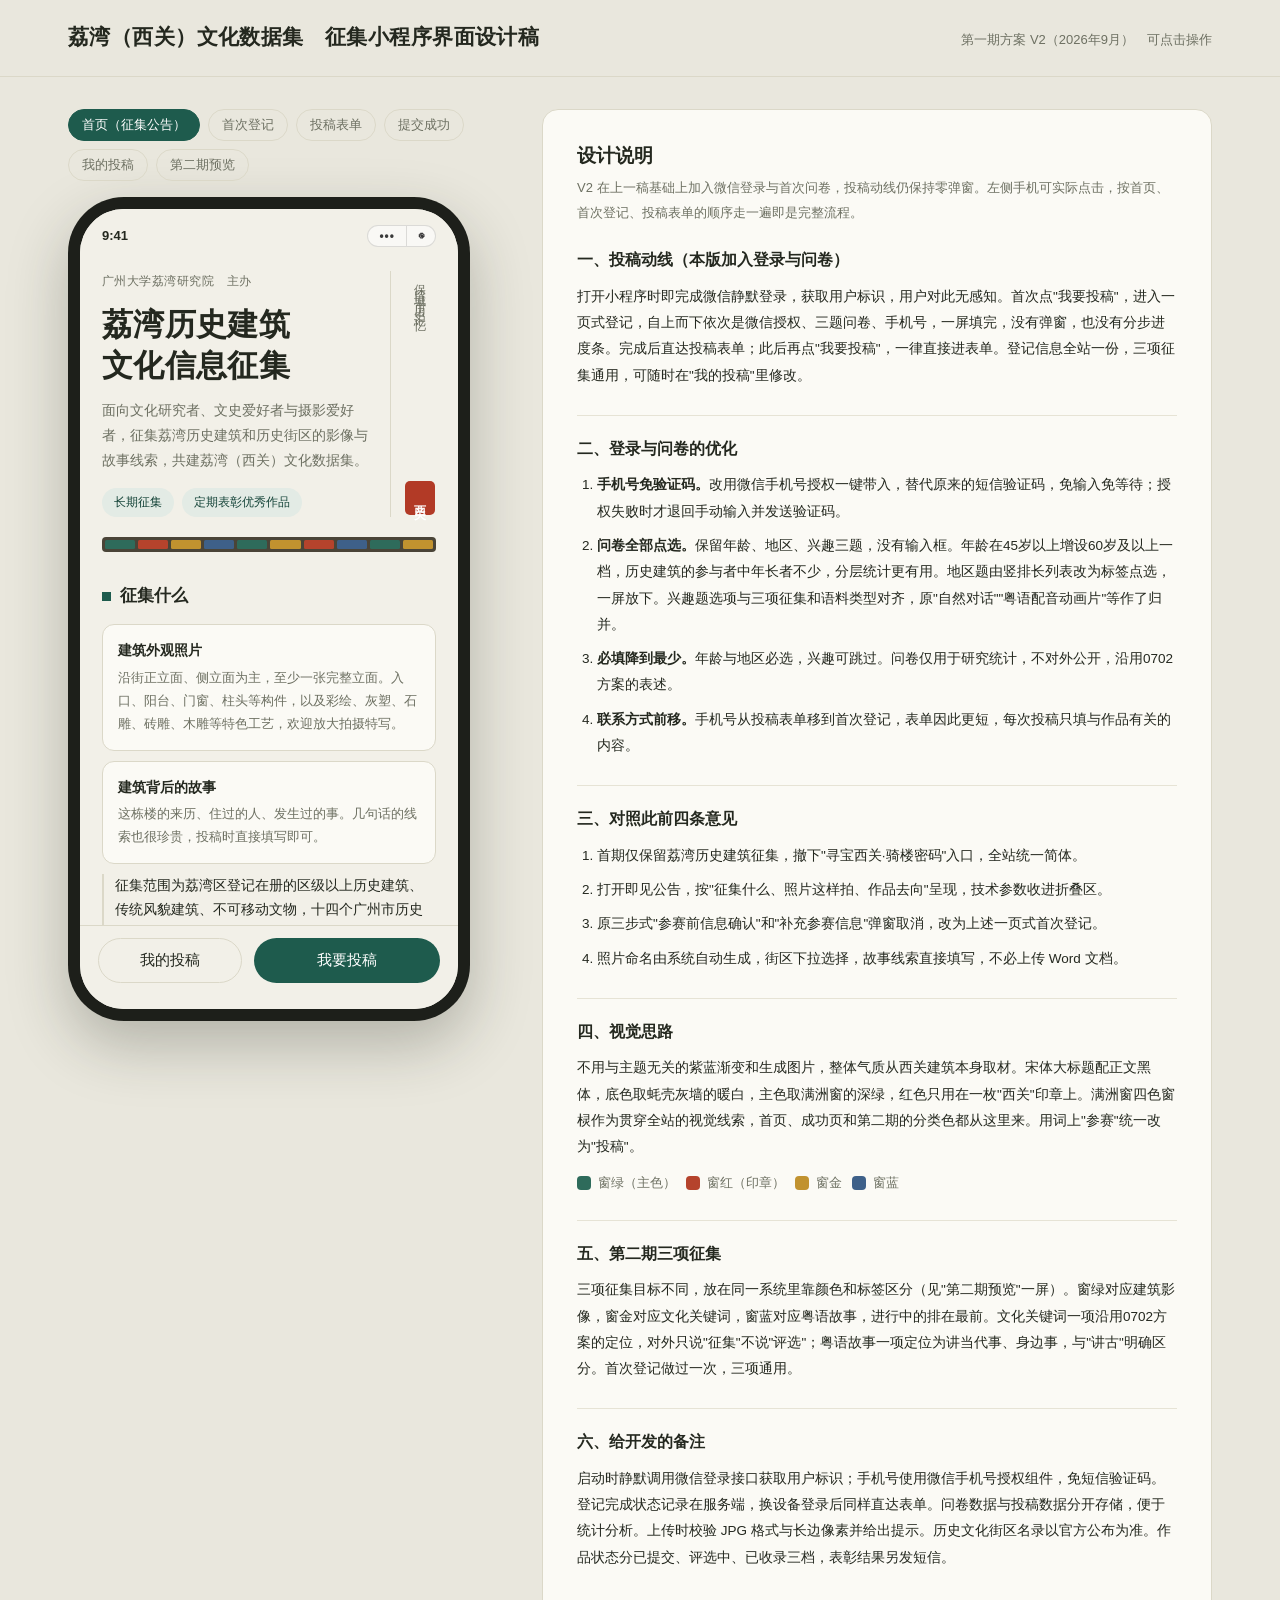
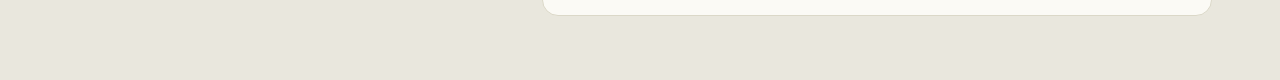
<file: prototype/protocol.html>
<!DOCTYPE html>
<html lang="zh-CN">
<head>
<meta charset="UTF-8">
<meta name="viewport" content="width=device-width, initial-scale=1">
<title>荔湾（西关）文化数据集 · 征集小程序界面设计稿 V2</title>
<style>
:root{
  --board:#E9E7DD;
  --paper:#F2F0E8;
  --card:#FBFAF5;
  --ink:#24281F;
  --ink2:#6D7062;
  --line:#DBD8C8;
  --line-soft:#E6E3D5;
  --green:#1E5B4D;
  --green-deep:#154439;
  --green-tint:#E3EBE5;
  --amber:#A97B1F;
  --amber-deep:#7C5A13;
  --amber-tint:#F2EAD6;
  --blue:#3A5A82;
  --blue-tint:#E2E8EF;
  --red:#B23A26;
  --wood:#4A4437;
  --serif:"Noto Serif SC","Source Han Serif SC","Songti SC","STSong","SimSun",serif;
  --sans:-apple-system,BlinkMacSystemFont,"PingFang SC","Hiragino Sans GB","Microsoft YaHei",sans-serif;
}
*{box-sizing:border-box;}
html,body{margin:0;padding:0;}
body{
  background:var(--board);
  color:var(--ink);
  font-family:var(--sans);
  font-size:15px;
  line-height:1.7;
}
:focus-visible{outline:2px solid var(--green);outline-offset:2px;border-radius:4px;}
button{font-family:inherit;cursor:pointer;}

/* ============ 外层版面 ============ */
.masthead{
  border-bottom:1px solid var(--line);
  background:var(--board);
}
.masthead .inner{
  max-width:1200px;margin:0 auto;padding:20px 28px;
  display:flex;align-items:baseline;justify-content:space-between;gap:16px;flex-wrap:wrap;
}
.masthead h1{
  font-family:var(--serif);font-size:21px;font-weight:700;margin:0;letter-spacing:.02em;
}
.masthead .ver{font-size:13px;color:var(--ink2);}
.stage{
  max-width:1200px;margin:0 auto;padding:32px 28px 64px;
  display:grid;grid-template-columns:430px 1fr;gap:44px;align-items:start;
}
.device-col{position:sticky;top:24px;}

/* 屏幕切换器 */
.proto-tabs{display:flex;flex-wrap:wrap;gap:8px;margin-bottom:16px;}
.proto-tabs button{
  border:1px solid var(--line);background:transparent;color:var(--ink2);
  font-size:13px;padding:6px 13px;border-radius:999px;transition:all .15s;
}
.proto-tabs button.on{background:var(--green);border-color:var(--green);color:#fff;}
.proto-tabs button:hover:not(.on){border-color:var(--ink2);color:var(--ink);}

/* ============ 手机框 ============ */
.device{
  width:402px;background:#1D1F1A;border-radius:56px;padding:12px;
  box-shadow:0 24px 60px rgba(40,42,32,.28);
}
.viewport{
  width:378px;height:800px;background:var(--paper);border-radius:44px;
  overflow:hidden;position:relative;
}
.screen{display:none;position:absolute;inset:0;flex-direction:column;background:var(--paper);}
.screen.active{display:flex;animation:fadeIn .22s ease;}
@keyframes fadeIn{from{opacity:.4}to{opacity:1}}

/* 状态栏与胶囊 */
.statusbar{
  flex:none;display:flex;align-items:center;justify-content:space-between;
  padding:16px 22px 6px;font-size:13px;font-weight:600;color:var(--ink);
}
.capsule{
  display:flex;align-items:center;gap:0;border:1px solid rgba(0,0,0,.12);
  background:rgba(255,255,255,.55);border-radius:999px;overflow:hidden;
}
.capsule span{padding:3px 11px;font-size:12px;color:#3a3a3a;line-height:1.2;}
.capsule span:first-child{border-right:1px solid rgba(0,0,0,.12);letter-spacing:1px;}

/* 顶部导航（二级页） */
.navbar{
  flex:none;display:flex;align-items:center;gap:10px;padding:8px 18px 10px;
}
.navbar .back{
  border:none;background:transparent;font-size:20px;line-height:1;color:var(--ink);
  padding:4px 8px 6px 0;
}
.navbar .nav-title{font-family:var(--serif);font-size:16px;font-weight:700;}
.navbar .nav-sub{font-size:11px;color:var(--ink2);margin-top:1px;}

.scroll{flex:1;overflow-y:auto;overscroll-behavior:contain;scrollbar-width:none;}
.scroll::-webkit-scrollbar{display:none;}

/* 底部操作条 */
.dock{
  flex:none;display:flex;gap:12px;padding:12px 18px calc(12px + 14px);
  border-top:1px solid var(--line);background:var(--paper);
}
.btn{
  border-radius:999px;font-size:15px;padding:12px 18px;border:1px solid transparent;
  transition:transform .1s, background .15s;
}
.btn:active{transform:scale(.98);}
.btn-primary{background:var(--green);color:#fff;flex:1.4;}
.btn-primary:hover{background:var(--green-deep);}
.btn-ghost{background:transparent;border-color:var(--line);color:var(--ink);flex:1;}
.btn-ghost:hover{border-color:var(--ink2);}
.btn-block{display:block;width:100%;}
.btn-text{border:none;background:transparent;color:var(--ink2);font-size:13px;text-decoration:underline;text-underline-offset:3px;}

/* 轻提示 */
.toast{
  position:absolute;left:50%;bottom:104px;transform:translateX(-50%);
  background:rgba(36,40,31,.92);color:#fff;font-size:12.5px;padding:9px 16px;
  border-radius:999px;white-space:nowrap;opacity:0;pointer-events:none;transition:opacity .25s;
  max-width:88%;z-index:60;
}
.toast.show{opacity:1;}

/* ============ 满洲窗元素 ============ */
.glass-strip{
  display:flex;gap:3px;background:var(--wood);padding:3px;border-radius:4px;height:15px;
}
.glass-strip i{flex:1;border-radius:1.5px;}
.p-g{background:#2E6B5B;}
.p-r{background:#B5432C;}
.p-a{background:#C1922F;}
.p-b{background:#3E6089;}

/* ============ 首页 ============ */
.hero{
  display:grid;grid-template-columns:1fr 46px;gap:14px;
  padding:18px 22px 20px;
}
.hero .host{font-size:12px;color:var(--ink2);letter-spacing:.04em;margin-bottom:14px;}
.hero h2{
  font-family:var(--serif);font-weight:900;font-size:31px;line-height:1.32;
  margin:0 0 12px;letter-spacing:.01em;
}
.hero .lead{font-size:13.5px;color:var(--ink2);line-height:1.85;margin:0 0 14px;}
.pills{display:flex;gap:8px;flex-wrap:wrap;}
.pill{
  font-size:12px;color:var(--green-deep);background:var(--green-tint);
  border-radius:999px;padding:4px 12px;
}
.hero-side{
  border-left:1px solid var(--line);
  display:flex;flex-direction:column;align-items:center;justify-content:space-between;
  padding:4px 0 2px 12px;
}
.v-slogan{
  writing-mode:vertical-rl;font-family:var(--serif);font-size:12px;color:var(--ink2);
  letter-spacing:.42em;line-height:1;
}
.seal{
  width:30px;height:34px;background:var(--red);border-radius:5px;
  display:flex;align-items:center;justify-content:center;margin-top:12px;
}
.seal span{
  writing-mode:vertical-rl;color:#fff;font-family:var(--serif);
  font-size:12px;font-weight:700;letter-spacing:.15em;
}
.hero-strip{margin:0 22px 6px;}

/* 内容区块 */
.sec{padding:24px 22px;}
.sec + .sec{border-top:1px solid var(--line-soft);}
.sec-h{display:flex;align-items:center;gap:9px;margin-bottom:14px;}
.sec-h i{width:9px;height:9px;background:var(--green);flex:none;}
.sec-h h3{font-family:var(--serif);font-size:17px;font-weight:700;margin:0;}
.sec p{margin:0 0 10px;font-size:13.5px;color:var(--ink);}

.want-item{
  background:var(--card);border:1px solid var(--line);border-radius:12px;
  padding:14px 15px;margin-bottom:10px;
}
.want-item b{font-size:14px;display:block;margin-bottom:4px;font-weight:600;}
.want-item span{font-size:13px;color:var(--ink2);line-height:1.75;display:block;}
.scope{
  font-size:12.5px;color:var(--ink2);line-height:1.8;margin-top:12px;
  padding-left:11px;border-left:2px solid var(--line);
}

.spec-grid{display:grid;grid-template-columns:1fr 1fr;gap:10px;}
.spec{
  background:var(--card);border:1px solid var(--line);border-radius:12px;padding:12px 13px;
}
.spec svg{width:19px;height:19px;stroke:var(--green);fill:none;stroke-width:1.6;margin-bottom:7px;}
.spec b{display:block;font-size:13.5px;font-weight:600;margin-bottom:2px;}
.spec span{font-size:12px;color:var(--ink2);line-height:1.6;display:block;}
.spec-note{font-size:12.5px;color:var(--ink2);margin-top:12px;line-height:1.8;}

.acc{margin-top:12px;border:1px solid var(--line);border-radius:12px;background:var(--card);overflow:hidden;}
.acc-head{
  width:100%;display:flex;justify-content:space-between;align-items:center;
  background:transparent;border:none;padding:12px 15px;font-size:13.5px;color:var(--ink);
}
.acc-head .arrow{transition:transform .2s;color:var(--ink2);font-size:12px;}
.acc.open .arrow{transform:rotate(180deg);}
.acc-body{display:none;padding:2px 15px 14px;border-top:1px solid var(--line-soft);}
.acc.open .acc-body{display:block;}
.acc-body p{font-size:12.5px;color:var(--ink2);line-height:1.85;margin:9px 0 0;}
.acc-body p b{color:var(--ink);font-weight:600;}

.use-list p{position:relative;padding-left:15px;font-size:13.5px;margin-bottom:9px;}
.use-list p::before{
  content:"";position:absolute;left:0;top:9px;width:6px;height:6px;background:var(--green);
}
.fine{font-size:11.5px;color:var(--ink2);line-height:1.75;margin-top:14px;}
.footer-org{
  padding:20px 22px 28px;border-top:1px solid var(--line-soft);
  font-size:11.5px;color:var(--ink2);line-height:2;
}

/* ============ 表单与登记页共用 ============ */
.form-body{padding:6px 20px 24px;}
.reg-lead{font-size:12.5px;color:var(--ink2);line-height:1.85;margin:4px 0 2px;}
.fgroup{padding:16px 0 6px;}
.fgroup + .fgroup{border-top:1px solid var(--line-soft);}
.fgroup > h4{
  font-family:var(--serif);font-size:15px;font-weight:700;margin:0 0 12px;
  display:flex;align-items:center;gap:8px;
}
.fgroup > h4 i{width:8px;height:8px;background:var(--green);flex:none;}
.fgroup > h4 em{font-style:normal;font-size:11.5px;color:var(--ink2);font-family:var(--sans);font-weight:400;}
.field{margin-bottom:14px;}
.field label{display:block;font-size:13px;margin-bottom:6px;color:var(--ink);}
.field label .req{color:var(--red);margin-left:2px;}
.field label .opt{color:var(--ink2);font-size:11.5px;margin-left:6px;}
.field input[type=text], .field input[type=tel], .field select, .field textarea{
  width:100%;border:1px solid var(--line);border-radius:10px;background:#fff;
  font-size:14px;padding:11px 13px;color:var(--ink);font-family:var(--sans);
}
.field input::placeholder, .field textarea::placeholder{color:#B4B2A4;}
.field input:focus, .field select:focus, .field textarea:focus{
  outline:none;border-color:var(--green);box-shadow:0 0 0 2px rgba(30,91,77,.12);
}
.field .help{font-size:11.5px;color:var(--ink2);margin-top:5px;line-height:1.6;}
.field textarea{min-height:96px;resize:none;line-height:1.7;}
.ta-count{text-align:right;font-size:11px;color:var(--ink2);margin-top:3px;}

.photo-row{display:grid;grid-template-columns:repeat(3,1fr);gap:10px;margin-bottom:10px;}
.ptile{
  aspect-ratio:1/1;border:1.5px dashed var(--line);border-radius:12px;background:var(--card);
  display:flex;flex-direction:column;align-items:center;justify-content:center;gap:6px;
  font-size:11.5px;color:var(--ink2);padding:6px;text-align:center;position:relative;
}
.ptile .plus{font-size:22px;line-height:1;color:var(--ink2);font-weight:300;}
.ptile.must{border-color:var(--green);color:var(--green-deep);}
.ptile.must .plus{color:var(--green);}
.ptile.filled{
  border-style:solid;border-color:var(--line);
  background:repeating-linear-gradient(45deg,#E4E2D6 0 8px,#DCDACB 8px 16px);
  color:var(--ink);
}
.ptile.filled::after{
  content:"✓";position:absolute;top:6px;right:6px;width:18px;height:18px;
  background:var(--green);color:#fff;border-radius:50%;font-size:11px;
  display:flex;align-items:center;justify-content:center;
}
.chips{display:flex;flex-wrap:wrap;gap:8px;}
.chip{
  border:1px solid var(--line);background:#fff;border-radius:999px;
  padding:5px 13px;font-size:12.5px;color:var(--ink);transition:all .12s;
}
.chip.on{background:var(--green);border-color:var(--green);color:#fff;}
.phone-line{display:flex;gap:8px;}
.phone-line input{flex:1;}
.wx-fill{
  flex:none;border:1px solid var(--green);background:var(--green-tint);color:var(--green-deep);
  border-radius:10px;font-size:12.5px;padding:0 12px;
}
.agree{
  display:flex;gap:9px;align-items:flex-start;margin:4px 0 10px;
  font-size:12px;color:var(--ink2);line-height:1.7;
}
.agree input{margin-top:3px;accent-color:var(--green);width:15px;height:15px;flex:none;}

/* 微信登录行 */
.login-row{
  display:flex;align-items:center;gap:12px;background:var(--card);
  border:1px solid var(--line);border-radius:12px;padding:13px 14px;
}
.avatar{
  width:46px;height:46px;border-radius:50%;background:var(--line-soft);flex:none;
  display:flex;align-items:center;justify-content:center;color:#ABA99B;
}
.avatar svg{width:24px;height:24px;fill:currentColor;}
.avatar.ok{
  background:var(--green);color:#fff;font-family:var(--serif);
  font-size:19px;font-weight:700;
}
.lg-info{flex:1;min-width:0;}
.lg-info b{display:block;font-size:14.5px;font-weight:600;}
.lg-info span{font-size:12px;color:var(--ink2);}
.lg-info span.ok{color:var(--green-deep);}
.lg-btn{
  flex:none;background:var(--green);color:#fff;border:none;border-radius:999px;
  padding:8px 20px;font-size:13.5px;
}
.login-note{font-size:11.5px;color:var(--ink2);margin-top:8px;line-height:1.6;}

/* ============ 提交成功 ============ */
.done-wrap{
  flex:1;display:flex;flex-direction:column;align-items:center;justify-content:center;
  padding:0 34px 40px;text-align:center;
}
.done-glass{
  width:88px;height:88px;background:var(--wood);border-radius:14px;padding:5px;
  display:grid;grid-template-columns:1fr 1fr;grid-template-rows:1fr 1fr;gap:4px;
  position:relative;margin-bottom:22px;
}
.done-glass i{border-radius:3px;}
.done-glass .check{
  position:absolute;inset:0;display:flex;align-items:center;justify-content:center;
  color:#fff;font-size:40px;text-shadow:0 1px 6px rgba(0,0,0,.35);
}
.done-wrap h3{font-family:var(--serif);font-size:22px;margin:0 0 10px;}
.done-wrap p{font-size:13.5px;color:var(--ink2);line-height:1.9;margin:0 0 26px;}
.done-actions{width:100%;display:flex;flex-direction:column;gap:11px;align-items:center;}
.done-actions .btn{width:100%;}

/* ============ 我的投稿 ============ */
.profile-row{
  display:flex;align-items:center;gap:11px;margin:2px 20px 12px;
  padding:11px 14px;background:var(--card);border:1px solid var(--line);border-radius:12px;
}
.profile-row .avatar{width:38px;height:38px;font-size:16px;}
.profile-info b{font-size:13.5px;display:block;}
.profile-info span{font-size:11.5px;color:var(--ink2);}
.profile-row .btn-text{margin-left:auto;flex:none;}
.mine-list{padding:8px 20px 20px;}
.mine-item{
  display:flex;gap:13px;background:var(--card);border:1px solid var(--line);
  border-radius:12px;padding:12px;margin-bottom:11px;align-items:center;
}
.mine-thumb{
  width:58px;height:58px;border-radius:9px;flex:none;
  background:repeating-linear-gradient(45deg,#E4E2D6 0 8px,#DCDACB 8px 16px);
}
.mine-info{flex:1;min-width:0;}
.mine-info b{display:block;font-size:14px;font-weight:600;margin-bottom:3px;}
.mine-info span{font-size:11.5px;color:var(--ink2);}
.status{flex:none;font-size:11.5px;border-radius:999px;padding:3px 10px;}
.st-in{background:var(--green-tint);color:var(--green-deep);}
.st-review{background:var(--amber-tint);color:var(--amber-deep);}
.mine-note{font-size:11.5px;color:var(--ink2);padding:4px 22px 0;line-height:1.8;}

/* ============ 第二期预览 ============ */
.v2-head{padding:20px 22px 16px;}
.v2-head h2{font-family:var(--serif);font-weight:900;font-size:25px;margin:0 0 6px;line-height:1.35;}
.v2-head p{font-size:13px;color:var(--ink2);margin:0 0 14px;}
.v2-list{padding:6px 20px 24px;display:flex;flex-direction:column;gap:13px;}
.camp{
  display:flex;background:var(--card);border:1px solid var(--line);border-radius:13px;overflow:hidden;
}
.camp .spine{width:7px;flex:none;}
.camp.c-g .spine{background:#2E6B5B;}
.camp.c-a .spine{background:#C1922F;}
.camp.c-b .spine{background:#3E6089;}
.camp .body{flex:1;padding:14px 15px;}
.camp-top{display:flex;align-items:center;gap:8px;margin-bottom:6px;}
.camp-tag{font-size:11px;border-radius:5px;padding:2px 8px;}
.c-g .camp-tag{background:var(--green-tint);color:var(--green-deep);}
.c-a .camp-tag{background:var(--amber-tint);color:var(--amber-deep);}
.c-b .camp-tag{background:var(--blue-tint);color:var(--blue);}
.camp-status{font-size:11px;color:var(--ink2);margin-left:auto;}
.camp-status.live{color:var(--green-deep);font-weight:600;}
.camp h4{font-family:var(--serif);font-size:16.5px;font-weight:700;margin:0 0 4px;}
.camp p{font-size:12.5px;color:var(--ink2);margin:0 0 11px;line-height:1.7;}
.camp-cta{border-radius:999px;font-size:12.5px;padding:6px 16px;border:1px solid transparent;}
.c-g .camp-cta{background:var(--green);color:#fff;}
.camp-cta.soon{background:transparent;border-color:var(--line);color:var(--ink2);}
.v2-note{font-size:11.5px;color:var(--ink2);padding:0 22px 24px;line-height:1.8;}

/* ============ 右侧设计说明 ============ */
.notes{
  background:var(--card);border:1px solid var(--line);border-radius:16px;
  padding:30px 34px 34px;
}
.notes h2{font-family:var(--serif);font-size:19px;font-weight:700;margin:0 0 4px;}
.notes .sub{font-size:13px;color:var(--ink2);margin:0 0 22px;line-height:1.9;}
.notes h3{
  font-family:var(--serif);font-size:15.5px;font-weight:700;margin:26px 0 10px;
  padding-top:20px;border-top:1px solid var(--line-soft);
}
.notes h3:first-of-type{border-top:none;padding-top:0;margin-top:0;}
.notes p{font-size:13.5px;line-height:1.95;margin:0 0 10px;color:var(--ink);}
.notes ol{margin:0 0 10px;padding-left:20px;}
.notes ol li{font-size:13.5px;line-height:1.95;margin-bottom:8px;}
.notes b{font-weight:600;}
.swatches{display:flex;gap:10px;margin:12px 0 4px;flex-wrap:wrap;}
.sw{display:flex;align-items:center;gap:7px;font-size:12.5px;color:var(--ink2);}
.sw i{width:14px;height:14px;border-radius:4px;display:inline-block;}

/* ============ 响应式 ============ */
@media (max-width:980px){
  .stage{grid-template-columns:1fr;gap:36px;}
  .device-col{position:static;display:flex;flex-direction:column;align-items:center;}
}
@media (max-width:440px){
  .device{transform:scale(.9);margin-bottom:-70px;}
  .stage{padding:20px 12px 48px;}
  .notes{padding:22px 20px;}
}
@media (prefers-reduced-motion: reduce){
  *{animation:none !important;transition:none !important;}
}
</style>
</head>
<body>

<header class="masthead">
  <div class="inner">
    <h1>荔湾（西关）文化数据集　征集小程序界面设计稿</h1>
    <span class="ver">第一期方案 V2（2026年9月）　可点击操作</span>
  </div>
</header>

<div class="stage">

  <!-- ================= 左：手机原型 ================= -->
  <div class="device-col">
    <div class="proto-tabs" role="tablist" aria-label="界面切换">
      <button class="on" data-screen="s-home">首页（征集公告）</button>
      <button data-screen="s-reg">首次登记</button>
      <button data-screen="s-form">投稿表单</button>
      <button data-screen="s-done">提交成功</button>
      <button data-screen="s-mine">我的投稿</button>
      <button data-screen="s-v2">第二期预览</button>
    </div>

    <div class="device">
      <div class="viewport">

        <!-- ========== 屏1 首页 ========== -->
        <section class="screen active" id="s-home">
          <div class="statusbar">
            <span>9:41</span>
            <span class="capsule"><span>•••</span><span>◉</span></span>
          </div>
          <div class="scroll">
            <div class="hero">
              <div>
                <div class="host">广州大学荔湾研究院　主办</div>
                <h2>荔湾历史建筑<br>文化信息征集</h2>
                <p class="lead">面向文化研究者、文史爱好者与摄影爱好者，征集荔湾历史建筑和历史街区的影像与故事线索，共建荔湾（西关）文化数据集。</p>
                <div class="pills">
                  <span class="pill">长期征集</span>
                  <span class="pill">定期表彰优秀作品</span>
                </div>
              </div>
              <div class="hero-side">
                <span class="v-slogan">保留城市历史记忆</span>
                <span class="seal"><span>西关</span></span>
              </div>
            </div>

            <div class="glass-strip hero-strip" aria-hidden="true">
              <i class="p-g"></i><i class="p-r"></i><i class="p-a"></i><i class="p-b"></i><i class="p-g"></i><i class="p-a"></i><i class="p-r"></i><i class="p-b"></i><i class="p-g"></i><i class="p-a"></i>
            </div>

            <div class="sec">
              <div class="sec-h"><i></i><h3>征集什么</h3></div>
              <div class="want-item">
                <b>建筑外观照片</b>
                <span>沿街正立面、侧立面为主，至少一张完整立面。入口、阳台、门窗、柱头等构件，以及彩绘、灰塑、石雕、砖雕、木雕等特色工艺，欢迎放大拍摄特写。</span>
              </div>
              <div class="want-item">
                <b>建筑背后的故事</b>
                <span>这栋楼的来历、住过的人、发生过的事。几句话的线索也很珍贵，投稿时直接填写即可。</span>
              </div>
              <p class="scope">征集范围为荔湾区登记在册的区级以上历史建筑、传统风貌建筑、不可移动文物，十四个广州市历史文化街区，以及其他有重要保护价值的建筑。名录可在广州大学荔湾研究院官网查询。</p>
            </div>

            <div class="sec">
              <div class="sec-h"><i></i><h3>照片这样拍</h3></div>
              <div class="spec-grid">
                <div class="spec">
                  <svg viewBox="0 0 24 24"><path d="M4 8V4h4M20 8V4h-4M4 16v4h4M20 16v4h-4"/><rect x="9" y="9" width="6" height="6"/></svg>
                  <b>画质</b><span>原生分辨率，长边不低于 3000 像素</span>
                </div>
                <div class="spec">
                  <svg viewBox="0 0 24 24"><circle cx="12" cy="12" r="9"/><path d="M12 3l4.5 7.8M21 12h-9M16.5 19.8L12 12M7.5 19.8h9M3 12l4.5 7.8M7.5 4.2L12 12"/></svg>
                  <b>曝光</b><span>ISO 不高于 1000，光圈不低于 f/8</span>
                </div>
                <div class="spec">
                  <svg viewBox="0 0 24 24"><rect x="4" y="4" width="16" height="16"/><path d="M4 12h16M12 4v16"/></svg>
                  <b>构图</b><span>正面平视，立面完整，横平竖直</span>
                </div>
                <div class="spec">
                  <svg viewBox="0 0 24 24"><circle cx="12" cy="12" r="4"/><path d="M12 2v3M12 19v3M2 12h3M19 12h3M4.9 4.9l2.1 2.1M17 17l2.1 2.1M19.1 4.9L17 7M7 17l-2.1 2.1"/></svg>
                  <b>光线</b><span>顺光柔和，避开阴雨天</span>
                </div>
              </div>
              <p class="spec-note">用 RAW 格式拍摄，导出 JPG 提交。照片由系统按统一规范自动命名归档，不必手动改名。</p>
              <div class="acc" id="acc-std">
                <button class="acc-head" onclick="toggleAcc()">
                  <span>查看完整采集标准</span><span class="arrow">▼</span>
                </button>
                <div class="acc-body">
                  <p><b>内容</b>　以沿街正立面、侧立面为主，至少提交一张完整立面。侧立面被遮挡三分之二以上或隐于相邻建筑的，可不采集。特色构件与工艺请逐一放大拍摄局部特写。</p>
                  <p><b>画质</b>　光学变焦下拍摄的原生分辨率（非插值），长边有效像素不低于 3000。</p>
                  <p><b>曝光</b>　ISO 不高于 1000，光圈不低于 f/8。</p>
                  <p><b>构图</b>　建筑外立面完整，尽量正面拍摄、平视，保证线条横平竖直，减少倾角和变形。</p>
                  <p><b>色彩</b>　选择顺光、柔和光线，清晰呈现建筑正面细节，不宜在阴雨天采集。同组照片的曝光、对比度和白平衡基本一致。</p>
                  <p><b>格式</b>　RAW 拍摄并导出 JPG 提交。故事线索在投稿页直接填写。</p>
                </div>
              </div>
            </div>

            <div class="sec">
              <div class="sec-h"><i></i><h3>作品去向</h3></div>
              <div class="use-list">
                <p>邀请建筑、人文、美术设计等领域专家定期评选优秀作品，予以表彰。</p>
                <p>收入荔湾（西关）文化数据集，用于历史文化保护宣传、公益展览和学术研究等非商业用途。</p>
                <p>所有作品依法规范标注作者信息，充分尊重每一份贡献。</p>
              </div>
              <p class="fine">投稿作品须为本人原创，不得侵犯第三方著作权、肖像权、名誉权等合法权益。投稿即视为同意上述使用。</p>
            </div>

            <div class="footer-org">
              主办　广州大学荔湾研究院<br>
              支持　粤语语料库建设与大模型评测广州市社科重点实验室
            </div>
          </div>
          <div class="dock">
            <button class="btn btn-ghost" onclick="go('s-mine')">我的投稿</button>
            <button class="btn btn-primary" onclick="startSubmit()">我要投稿</button>
          </div>
        </section>

        <!-- ========== 屏2 首次登记（登录＋问卷＋手机号，一页完成） ========== -->
        <section class="screen" id="s-reg">
          <div class="statusbar">
            <span>9:41</span>
            <span class="capsule"><span>•••</span><span>◉</span></span>
          </div>
          <div class="navbar">
            <button class="back" onclick="go('s-home')" aria-label="返回">‹</button>
            <div>
              <div class="nav-title">首次投稿登记</div>
              <div class="nav-sub">只需一次，之后点开即投</div>
            </div>
          </div>
          <div class="scroll">
            <div class="form-body">
              <p class="reg-lead">花半分钟完成登记。已填信息三项征集通用，之后可在"我的投稿"里修改。</p>

              <div class="fgroup">
                <h4><i></i>微信登录</h4>
                <div class="login-row">
                  <span class="avatar" id="lgAvatar"><svg viewBox="0 0 24 24"><path d="M12 12a4.2 4.2 0 1 0 0-8.4 4.2 4.2 0 0 0 0 8.4zm0 2.1c-4 0-7.2 2-7.2 4.5V20h14.4v-1.4c0-2.5-3.2-4.5-7.2-4.5z"/></svg></span>
                  <div class="lg-info">
                    <b id="lgName">微信一键登录</b>
                    <span id="lgSub">保存投稿记录，领取表彰更方便</span>
                  </div>
                  <button class="lg-btn" id="lgBtn" onclick="wxLogin()">登录</button>
                </div>
                <p class="login-note">打开小程序时已自动完成基础登录，此处仅授权头像与昵称。</p>
              </div>

              <div class="fgroup">
                <h4><i></i>基础问卷 <em>仅用于研究统计，不对外公开</em></h4>
                <div class="field">
                  <label>你的年龄段<span class="req">＊</span></label>
                  <div class="chips">
                    <button class="chip" data-g="age" onclick="tapSingle(this)">18岁以下</button>
                    <button class="chip" data-g="age" onclick="tapSingle(this)">18—24</button>
                    <button class="chip" data-g="age" onclick="tapSingle(this)">25—34</button>
                    <button class="chip" data-g="age" onclick="tapSingle(this)">35—44</button>
                    <button class="chip" data-g="age" onclick="tapSingle(this)">45—59</button>
                    <button class="chip" data-g="age" onclick="tapSingle(this)">60岁及以上</button>
                  </div>
                </div>
                <div class="field">
                  <label>你更熟悉哪个地区的语言文化<span class="req">＊</span></label>
                  <div class="chips">
                    <button class="chip" data-g="region" onclick="tapSingle(this)">广州</button>
                    <button class="chip" data-g="region" onclick="tapSingle(this)">佛山</button>
                    <button class="chip" data-g="region" onclick="tapSingle(this)">顺德</button>
                    <button class="chip" data-g="region" onclick="tapSingle(this)">江门</button>
                    <button class="chip" data-g="region" onclick="tapSingle(this)">珠海</button>
                    <button class="chip" data-g="region" onclick="tapSingle(this)">中山</button>
                    <button class="chip" data-g="region" onclick="tapSingle(this)">东莞</button>
                    <button class="chip" data-g="region" onclick="tapSingle(this)">香港</button>
                    <button class="chip" data-g="region" onclick="tapSingle(this)">澳门</button>
                    <button class="chip" data-g="region" onclick="tapSingle(this)">广东其他</button>
                    <button class="chip" data-g="region" onclick="tapSingle(this)">省外</button>
                    <button class="chip" data-g="region" onclick="tapSingle(this)">海外</button>
                  </div>
                </div>
                <div class="field">
                  <label>你感兴趣的征集内容<span class="opt">可多选，可跳过</span></label>
                  <div class="chips">
                    <button class="chip" onclick="tapChip(this)">建筑与街区影像</button>
                    <button class="chip" onclick="tapChip(this)">用语与俗语</button>
                    <button class="chip" onclick="tapChip(this)">故事与对话</button>
                    <button class="chip" onclick="tapChip(this)">诗歌与歌词</button>
                    <button class="chip" onclick="tapChip(this)">地名解说</button>
                    <button class="chip" onclick="tapChip(this)">影视与配音</button>
                    <button class="chip" onclick="tapChip(this)">其他</button>
                  </div>
                </div>
              </div>

              <div class="fgroup">
                <h4><i></i>联系方式 <em>用于表彰联系与作品署名</em></h4>
                <div class="field">
                  <label for="r-tel">手机号<span class="req">＊</span></label>
                  <div class="phone-line">
                    <input type="tel" id="r-tel" placeholder="点右侧按钮直接带入">
                    <button class="wx-fill" onclick="wxFill()">微信一键填写</button>
                  </div>
                  <div class="help">通过微信授权直接带入，无须输入短信验证码。不作其他用途。</div>
                </div>
              </div>

            </div>
          </div>
          <div class="dock">
            <button class="btn btn-primary btn-block" id="regBtn" onclick="finishReg()">完成登记，开始投稿</button>
          </div>
        </section>

        <!-- ========== 屏3 投稿表单（只填与作品有关的内容） ========== -->
        <section class="screen" id="s-form">
          <div class="statusbar">
            <span>9:41</span>
            <span class="capsule"><span>•••</span><span>◉</span></span>
          </div>
          <div class="navbar">
            <button class="back" onclick="go('s-home')" aria-label="返回">‹</button>
            <div>
              <div class="nav-title">投稿</div>
              <div class="nav-sub">荔湾历史建筑文化信息征集</div>
            </div>
          </div>
          <div class="scroll">
            <div class="form-body">

              <div class="fgroup">
                <h4><i></i>建筑信息</h4>
                <div class="field">
                  <label for="f-name">建筑名称<span class="req">＊</span></label>
                  <input type="text" id="f-name" placeholder="例如　宝华路某骑楼、龙津西路民居">
                  <div class="help">说不准名称时，填地址或一句标志性描述即可</div>
                </div>
                <div class="field">
                  <label for="f-street">所在历史文化街区</label>
                  <select id="f-street">
                    <option value="">请选择（不确定可不选）</option>
                    <option>沙面</option>
                    <option>上下九—第十甫</option>
                    <option>人民南</option>
                    <option>耀华大街</option>
                    <option>光复中</option>
                    <option>光复南</option>
                    <option>和平中</option>
                    <option>昌华大街</option>
                    <option>宝源路</option>
                    <option>宝华路</option>
                    <option>多宝路</option>
                    <option>逢源大街—荔湾湖</option>
                    <option>龙津西路</option>
                    <option>恩宁路</option>
                    <option>不在上述街区</option>
                  </select>
                </div>
                <div class="field">
                  <label for="f-addr">具体位置（选填）</label>
                  <input type="text" id="f-addr" placeholder="门牌号或就近路口">
                </div>
              </div>

              <div class="fgroup">
                <h4><i></i>上传照片 <em>JPG，长边不低于 3000 像素</em></h4>
                <div class="photo-row">
                  <button class="ptile must" onclick="fillTile(this)"><span class="plus">＋</span>完整立面<br>必传</button>
                  <button class="ptile" onclick="fillTile(this)"><span class="plus">＋</span>局部特写<br>选填</button>
                  <button class="ptile" onclick="fillTile(this)"><span class="plus">＋</span>局部特写<br>选填</button>
                </div>
                <div class="field">
                  <label>照片内容（可多选）</label>
                  <div class="chips">
                    <button class="chip" onclick="tapChip(this)">正立面</button>
                    <button class="chip" onclick="tapChip(this)">侧立面</button>
                    <button class="chip" onclick="tapChip(this)">入口</button>
                    <button class="chip" onclick="tapChip(this)">门窗</button>
                    <button class="chip" onclick="tapChip(this)">阳台</button>
                    <button class="chip" onclick="tapChip(this)">柱头</button>
                    <button class="chip" onclick="tapChip(this)">彩绘</button>
                    <button class="chip" onclick="tapChip(this)">灰塑</button>
                    <button class="chip" onclick="tapChip(this)">石雕</button>
                    <button class="chip" onclick="tapChip(this)">砖雕</button>
                    <button class="chip" onclick="tapChip(this)">木雕</button>
                    <button class="chip" onclick="tapChip(this)">其他</button>
                  </div>
                  <div class="help">命名交给系统，按采集日期、街巷、建筑名称、照片内容自动归档</div>
                </div>
              </div>

              <div class="fgroup">
                <h4><i></i>故事线索 <em>选填</em></h4>
                <div class="field">
                  <textarea id="f-story" maxlength="500" placeholder="这栋楼的往事、老街坊的讲述、旧照片的下落……几句话就好。" oninput="countTA(this)"></textarea>
                  <div class="ta-count"><span id="ta-n">0</span>/500</div>
                </div>
              </div>

              <div class="fgroup">
                <h4><i></i>授权确认</h4>
                <label class="agree">
                  <input type="checkbox" id="f-agree">
                  <span>我确认作品为本人原创，同意其收入荔湾（西关）文化数据集，用于历史文化保护宣传、公益展览和学术研究等非商业用途，作品将标注作者信息。</span>
                </label>
              </div>

            </div>
          </div>
          <div class="dock">
            <button class="btn btn-primary btn-block" onclick="submitForm()">提交作品</button>
          </div>
        </section>

        <!-- ========== 屏4 提交成功 ========== -->
        <section class="screen" id="s-done">
          <div class="statusbar">
            <span>9:41</span>
            <span class="capsule"><span>•••</span><span>◉</span></span>
          </div>
          <div class="done-wrap">
            <div class="done-glass" aria-hidden="true">
              <i class="p-g"></i><i class="p-r"></i><i class="p-b"></i><i class="p-a"></i>
              <span class="check">✓</span>
            </div>
            <h3>已收到你的投稿</h3>
            <p>感谢为荔湾留下这份记录。作品进入定期评选后，如获表彰，我们会短信联系你。</p>
            <div class="done-actions">
              <button class="btn btn-primary" onclick="startSubmit()">再投一件</button>
              <button class="btn btn-ghost" onclick="go('s-mine')">查看我的投稿</button>
              <button class="btn-text" onclick="go('s-home')">回到征集公告</button>
            </div>
          </div>
        </section>

        <!-- ========== 屏5 我的投稿 ========== -->
        <section class="screen" id="s-mine">
          <div class="statusbar">
            <span>9:41</span>
            <span class="capsule"><span>•••</span><span>◉</span></span>
          </div>
          <div class="navbar">
            <button class="back" onclick="go('s-home')" aria-label="返回">‹</button>
            <div><div class="nav-title">我的投稿</div></div>
          </div>
          <div class="scroll">
            <div class="profile-row">
              <span class="avatar ok">关</span>
              <div class="profile-info">
                <b>西关街坊</b>
                <span>138✳✳✳✳1234</span>
              </div>
              <button class="btn-text" onclick="editReg()">修改登记</button>
            </div>
            <div class="mine-list">
              <div class="mine-item">
                <div class="mine-thumb"></div>
                <div class="mine-info">
                  <b>宝华路骑楼</b>
                  <span>正立面等 3 张　2026年9月2日</span>
                </div>
                <span class="status st-in">已收录</span>
              </div>
              <div class="mine-item">
                <div class="mine-thumb"></div>
                <div class="mine-info">
                  <b>逢源大街民居</b>
                  <span>门窗特写 2 张　2026年9月1日</span>
                </div>
                <span class="status st-review">评选中</span>
              </div>
            </div>
            <p class="mine-note">作品状态分为已提交、评选中、已收录。获表彰的作品会另行短信通知。</p>
          </div>
          <div class="dock">
            <button class="btn btn-primary btn-block" onclick="startSubmit()">继续投稿</button>
          </div>
        </section>

        <!-- ========== 屏6 第二期预览 ========== -->
        <section class="screen" id="s-v2">
          <div class="statusbar">
            <span>9:41</span>
            <span class="capsule"><span>•••</span><span>◉</span></span>
          </div>
          <div class="scroll">
            <div class="v2-head">
              <h2>荔湾（西关）<br>文化数据集</h2>
              <p>三项征集，各有分工，共建一个数据集</p>
              <div class="glass-strip" aria-hidden="true">
                <i class="p-g"></i><i class="p-a"></i><i class="p-b"></i><i class="p-g"></i><i class="p-r"></i><i class="p-a"></i><i class="p-b"></i><i class="p-g"></i><i class="p-a"></i><i class="p-b"></i>
              </div>
            </div>
            <div class="v2-list">
              <div class="camp c-g">
                <div class="spine"></div>
                <div class="body">
                  <div class="camp-top">
                    <span class="camp-tag">建筑影像</span>
                    <span class="camp-status live">进行中</span>
                  </div>
                  <h4>荔湾历史建筑文化信息征集</h4>
                  <p>拍下立面与细节，附上建筑背后的故事，留住城市记忆。</p>
                  <button class="camp-cta" onclick="startSubmit()">去投稿</button>
                </div>
              </div>
              <div class="camp c-a">
                <div class="spine"></div>
                <div class="body">
                  <div class="camp-top">
                    <span class="camp-tag">文化关键词</span>
                    <span class="camp-status">即将开启</span>
                  </div>
                  <h4>岭南文化代表性元素全民征集</h4>
                  <p>一个词、一道菜、一句俗语，说说你心中的岭南文化，并讲讲选它的理由。</p>
                  <button class="camp-cta soon">开启后提醒我</button>
                </div>
              </div>
              <div class="camp c-b">
                <div class="spine"></div>
                <div class="body">
                  <div class="camp-top">
                    <span class="camp-tag">粤语故事</span>
                    <span class="camp-status">筹备中</span>
                  </div>
                  <h4>粤语故事分享（音频、视频）</h4>
                  <p>用粤语讲当代事、身边事，为语料库留下鲜活的当下声音。</p>
                  <button class="camp-cta soon">开启后提醒我</button>
                </div>
              </div>
            </div>
            <p class="v2-note">三项征集在同一首页并列，以颜色和标签区分，进行中的排在最前。各项征集有独立的投稿表单，登录与登记一次完成、全站通用。</p>
          </div>
        </section>

        <div class="toast" id="toast"></div>
      </div>
    </div>
  </div>

  <!-- ================= 右：设计说明 ================= -->
  <aside class="notes">
    <h2>设计说明</h2>
    <p class="sub">V2 在上一稿基础上加入微信登录与首次问卷，投稿动线仍保持零弹窗。左侧手机可实际点击，按首页、首次登记、投稿表单的顺序走一遍即是完整流程。</p>

    <h3>一、投稿动线（本版加入登录与问卷）</h3>
    <p>打开小程序时即完成微信静默登录，获取用户标识，用户对此无感知。首次点"我要投稿"，进入一页式登记，自上而下依次是微信授权、三题问卷、手机号，一屏填完，没有弹窗，也没有分步进度条。完成后直达投稿表单；此后再点"我要投稿"，一律直接进表单。登记信息全站一份，三项征集通用，可随时在"我的投稿"里修改。</p>

    <h3>二、登录与问卷的优化</h3>
    <ol>
      <li><b>手机号免验证码。</b>改用微信手机号授权一键带入，替代原来的短信验证码，免输入免等待；授权失败时才退回手动输入并发送验证码。</li>
      <li><b>问卷全部点选。</b>保留年龄、地区、兴趣三题，没有输入框。年龄在45岁以上增设60岁及以上一档，历史建筑的参与者中年长者不少，分层统计更有用。地区题由竖排长列表改为标签点选，一屏放下。兴趣题选项与三项征集和语料类型对齐，原"自然对话""粤语配音动画片"等作了归并。</li>
      <li><b>必填降到最少。</b>年龄与地区必选，兴趣可跳过。问卷仅用于研究统计，不对外公开，沿用0702方案的表述。</li>
      <li><b>联系方式前移。</b>手机号从投稿表单移到首次登记，表单因此更短，每次投稿只填与作品有关的内容。</li>
    </ol>

    <h3>三、对照此前四条意见</h3>
    <ol>
      <li>首期仅保留荔湾历史建筑征集，撤下"寻宝西关·骑楼密码"入口，全站统一简体。</li>
      <li>打开即见公告，按"征集什么、照片这样拍、作品去向"呈现，技术参数收进折叠区。</li>
      <li>原三步式"参赛前信息确认"和"补充参赛信息"弹窗取消，改为上述一页式首次登记。</li>
      <li>照片命名由系统自动生成，街区下拉选择，故事线索直接填写，不必上传 Word 文档。</li>
    </ol>

    <h3>四、视觉思路</h3>
    <p>不用与主题无关的紫蓝渐变和生成图片，整体气质从西关建筑本身取材。宋体大标题配正文黑体，底色取蚝壳灰墙的暖白，主色取满洲窗的深绿，红色只用在一枚"西关"印章上。满洲窗四色窗棂作为贯穿全站的视觉线索，首页、成功页和第二期的分类色都从这里来。用词上"参赛"统一改为"投稿"。</p>
    <div class="swatches">
      <span class="sw"><i style="background:#2E6B5B"></i>窗绿（主色）</span>
      <span class="sw"><i style="background:#B5432C"></i>窗红（印章）</span>
      <span class="sw"><i style="background:#C1922F"></i>窗金</span>
      <span class="sw"><i style="background:#3E6089"></i>窗蓝</span>
    </div>

    <h3>五、第二期三项征集</h3>
    <p>三项征集目标不同，放在同一系统里靠颜色和标签区分（见"第二期预览"一屏）。窗绿对应建筑影像，窗金对应文化关键词，窗蓝对应粤语故事，进行中的排在最前。文化关键词一项沿用0702方案的定位，对外只说"征集"不说"评选"；粤语故事一项定位为讲当代事、身边事，与"讲古"明确区分。首次登记做过一次，三项通用。</p>

    <h3>六、给开发的备注</h3>
    <p>启动时静默调用微信登录接口获取用户标识；手机号使用微信手机号授权组件，免短信验证码。登记完成状态记录在服务端，换设备登录后同样直达表单。问卷数据与投稿数据分开存储，便于统计分析。上传时校验 JPG 格式与长边像素并给出提示。历史文化街区名录以官方公布为准。作品状态分已提交、评选中、已收录三档，表彰结果另发短信。</p>
  </aside>

</div>

<script>
var registered = false;
var loggedIn = false;
var editMode = false;

function go(id){
  document.querySelectorAll('.screen').forEach(function(s){s.classList.remove('active');});
  document.getElementById(id).classList.add('active');
  document.querySelectorAll('.proto-tabs button').forEach(function(b){
    b.classList.toggle('on', b.dataset.screen === id);
  });
  var sc = document.querySelector('#'+id+' .scroll');
  if(sc){sc.scrollTop = 0;}
}
document.querySelectorAll('.proto-tabs button').forEach(function(b){
  b.addEventListener('click', function(){go(b.dataset.screen);});
});

function startSubmit(){
  if(registered){
    go('s-form');
  }else{
    editMode = false;
    document.getElementById('regBtn').textContent = '完成登记，开始投稿';
    go('s-reg');
  }
}
function editReg(){
  editMode = true;
  document.getElementById('regBtn').textContent = '保存修改';
  go('s-reg');
}

function toggleAcc(){
  document.getElementById('acc-std').classList.toggle('open');
}
function tapChip(el){ el.classList.toggle('on'); }
function tapSingle(el){
  var g = el.dataset.g;
  document.querySelectorAll('.chip[data-g="'+g+'"]').forEach(function(c){c.classList.remove('on');});
  el.classList.add('on');
}
function fillTile(el){
  if(el.classList.contains('filled')) return;
  el.classList.add('filled');
  el.innerHTML = '已选择';
}
function countTA(el){
  document.getElementById('ta-n').textContent = el.value.length;
}

function wxLogin(){
  loggedIn = true;
  var av = document.getElementById('lgAvatar');
  av.classList.add('ok');
  av.innerHTML = '关';
  document.getElementById('lgName').textContent = '西关街坊';
  var sub = document.getElementById('lgSub');
  sub.textContent = '已登录';
  sub.classList.add('ok');
  document.getElementById('lgBtn').style.display = 'none';
}
function wxFill(){
  if(!loggedIn){ showToast('请先完成微信登录'); return; }
  document.getElementById('r-tel').value = '13800001234';
  showToast('已通过微信填入手机号');
}
function finishReg(){
  if(!loggedIn){ showToast('请先完成微信登录'); return; }
  if(!document.querySelector('.chip[data-g="age"].on')){ showToast('请选择你的年龄段'); return; }
  if(!document.querySelector('.chip[data-g="region"].on')){ showToast('请选择你更熟悉的地区'); return; }
  if(!document.getElementById('r-tel').value.trim()){ showToast('请填写手机号，用于表彰联系'); return; }
  registered = true;
  if(editMode){
    editMode = false;
    showToast('登记信息已更新');
    go('s-mine');
  }else{
    go('s-form');
  }
}

var toastTimer = null;
function showToast(msg){
  var t = document.getElementById('toast');
  t.textContent = msg;
  t.classList.add('show');
  clearTimeout(toastTimer);
  toastTimer = setTimeout(function(){t.classList.remove('show');}, 2200);
}
function submitForm(){
  var name = document.getElementById('f-name').value.trim();
  var tileOk = document.querySelector('#s-form .ptile.must').classList.contains('filled');
  var agree = document.getElementById('f-agree').checked;
  if(!name){ showToast('请填写建筑名称'); return; }
  if(!tileOk){ showToast('请先上传一张完整立面照片'); return; }
  if(!agree){ showToast('请勾选原创与授权确认'); return; }
  go('s-done');
}
</script>
</body>
</html>
</file>
